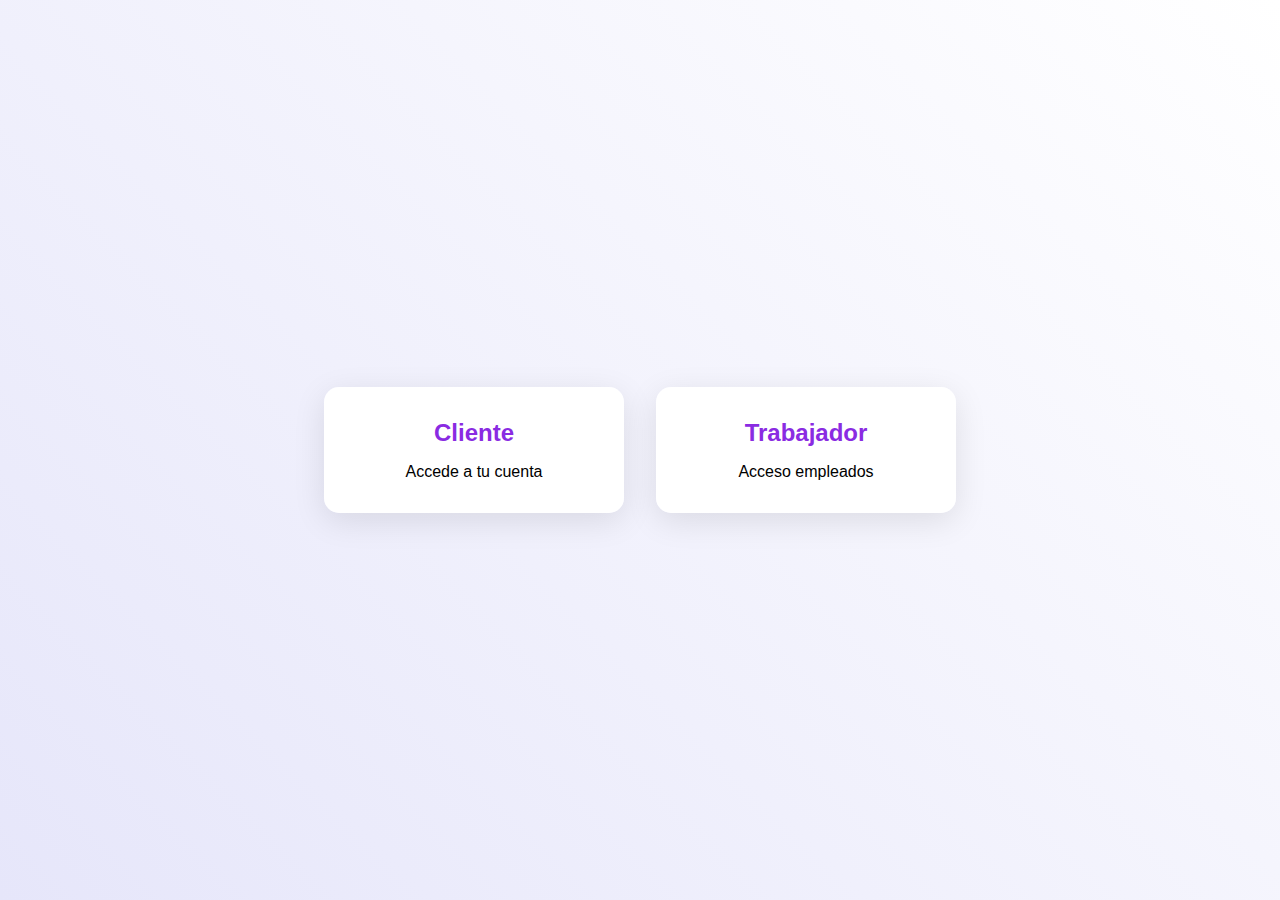
<file: index.html>
<!DOCTYPE html>
<html lang="es">
<head>
    <meta charset="UTF-8">
    <meta name="viewport" content="width=device-width, initial-scale=1.0">
    <title>Inicio</title>
    <link rel="stylesheet" href="styles/css.css">
</head>
<body>
    <div class="index-container">
        <div class="card-container">
            <!-- Tarjeta Cliente -->
            <div class="card" onclick="window.location.href='login.php'">
                <h2>Cliente</h2>
                <p>Accede a tu cuenta</p>
            </div>
            
            <!-- Tarjeta Trabajador (Modificada) -->
            <div class="card" onclick="window.location.href='login_personal.php'">
                <h2>Trabajador</h2>
                <p>Acceso empleados</p>
            </div>
        </div>
    </div>
</body>
</html>
</file>
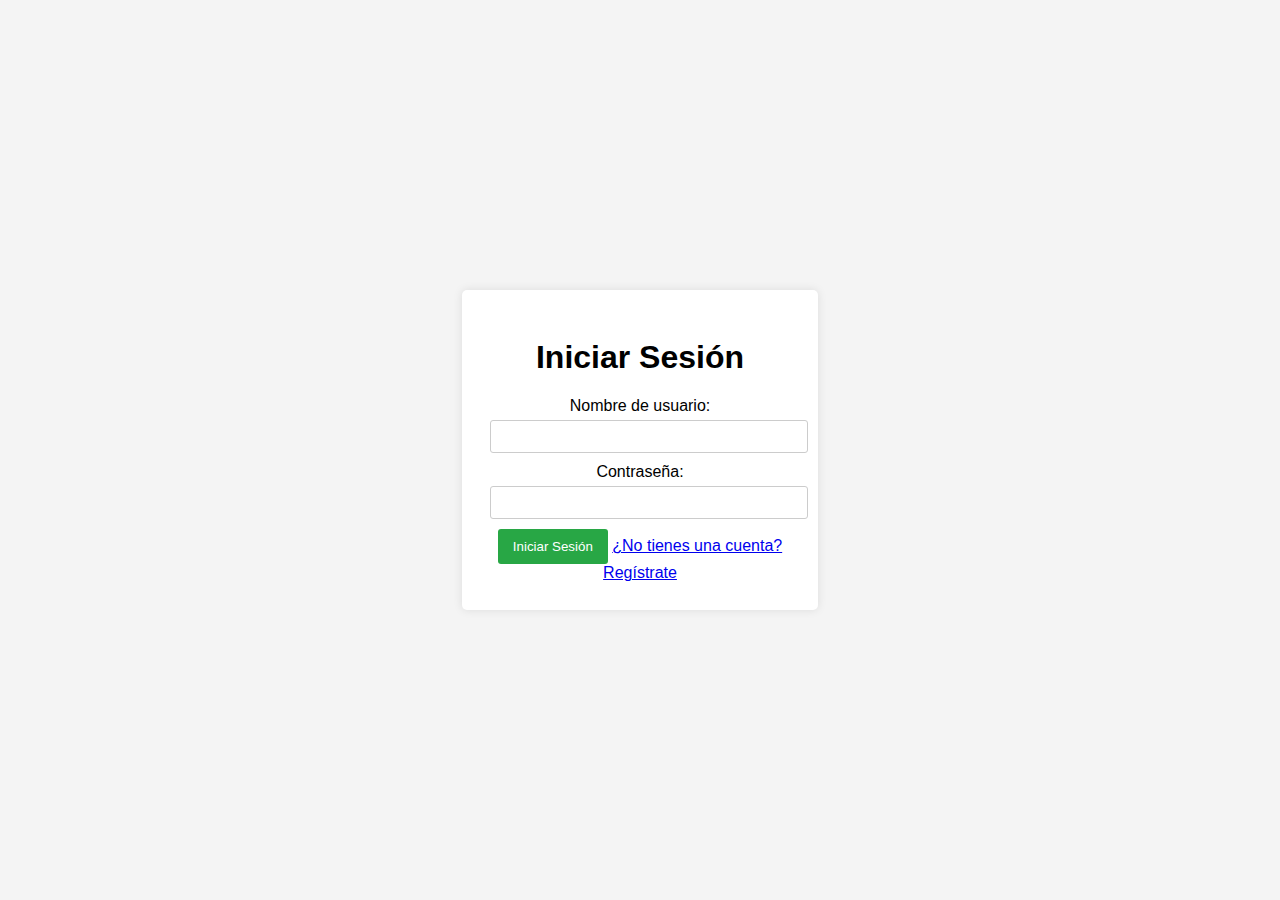
<file: sesion.html>
<!DOCTYPE html>
<html lang="es">
<head>
    <meta charset="UTF-8">
    <meta name="viewport" content="width=device-width, initial-scale=1.0">
    <title>Iniciar Sesión</title>
    <style>
        body {
            font-family: Arial, sans-serif;
            background-color: #f4f4f4;
            display: flex;
            justify-content: center;
            align-items: center;
            height: 100vh;
            margin: 0;
        }
        form {
            background-color: #fff;
            padding: 28px;
            border-radius: 5px;
            box-shadow: 0 0 10px rgba(0, 0, 0, 0.1);
            width: 300px;
            text-align: center;
        }
        label {
            display: block;
            margin-bottom: 5px;
        }
        input[type="text"], input[type="password"] {
            width: 100%;
            padding: 8px;
            margin-bottom: 10px;
            border: 1px solid #ccc;
            border-radius: 3px;
        }
        input[type="submit"] {
            background-color: #28a745;
            color: white;
            padding: 10px 15px;
            border: none;
            border-radius: 3px;
            cursor: pointer;
        }
        input[type="submit"]:hover {
            background-color: #218838;
        }
        .register-link {
            margin-top: 10px;
            display: block;
            color: #007bff;
            text-decoration: none;
        }
        .register-link:hover {
            text-decoration: underline;
        }
    </style>
</head>
<body>
    <form action="/login" method="post">
        <h1>Iniciar Sesión</h1>
        <label for="username">Nombre de usuario:</label>
        <input type="text" id="username" name="username" required>
        
        <label for="password">Contraseña:</label>
        <input type="password" id="password" name="password" required>
        
        <input type="submit" value="Iniciar Sesión">
        <a href="registro.html" class="registro-link">¿No tienes una cuenta? Regístrate</a>
    </form>
</body>
</html>
</file>
<file: styles/css.css>
:root {
    --color-primario: #8A2BE2;
    --color-secundario: #9932CC;
    --color-fondo: #E6E6FA;
    --color-texto: #4B0082;
    --color-hover: #9400D3;
}

* {
    margin: 0;
    padding: 0;
    box-sizing: border-box;
    font-family: 'Segoe UI', sans-serif;
}

body {
    min-height: 100vh;
    background: linear-gradient(45deg, var(--color-fondo), #ffffff);
}

.index-container {
    display: flex;
    justify-content: center;
    align-items: center;
    min-height: 100vh;
    background-image: url('https://source.unsplash.com/random/1920x1080/?purple'), 
                     url('https://source.unsplash.com/random/1920x1080/?lavender');
    background-size: cover;
    animation: changeBackground 20s infinite;
}

@keyframes changeBackground {
    0%, 100% { background-image: url('inv1.png'); }
    50% { background-image: url('img/inv2.png'); }
}

.card-container {
    display: flex;
    gap: 2rem;
    padding: 2rem;
}

.card {
    background: rgba(255, 255, 255, 0.95);
    padding: 2rem;
    border-radius: 15px;
    width: 300px;
    text-align: center;
    box-shadow: 0 8px 32px rgba(0, 0, 0, 0.1);
    transition: transform 0.3s;
    cursor: pointer;
}

.card:hover {
    transform: translateY(-10px);
}

.card h2 {
    color: var(--color-primario);
    margin-bottom: 1rem;
}

.login-container, .registro-container {
    display: flex;
    justify-content: center;
    align-items: center;
    min-height: 100vh;
    background: rgba(216, 201, 234, 0.95);
}

.form-box {
	background: white;
	padding: 3.5rem;
	border-radius: 50px;
	box-shadow: 0 8px 32px rgba(10, 5, 50, 0.1);
	width: 100%;
	max-width: 550px;
}
.form-group {
    margin-bottom: 1.5rem;
}

input {
    width: 100%;
    padding: 12px;
    border: 1px solid #ddd;
    border-radius: 8px;
    font-size: 1rem;
    transition: border-color 0.3s;
}

input:focus {
    border-color: var(--color-primario);
    outline: none;
}

button {
    width: 100%;
    padding: 12px;
    background: var(--color-primario);
    color: white;
    border: none;
    border-radius: 8px;
    cursor: pointer;
    font-size: 1rem;
    transition: background 0.3s;
}

button:hover {
    background: var(--color-hover);
}

.error {
    color: #ff0000;
    margin-bottom: 1rem;
    text-align: center;
}

@media (max-width: 768px) {
    .card-container {
        flex-direction: column;
    }
    
    .form-box {
        padding: 1.5rem;
    }
}
</file>
